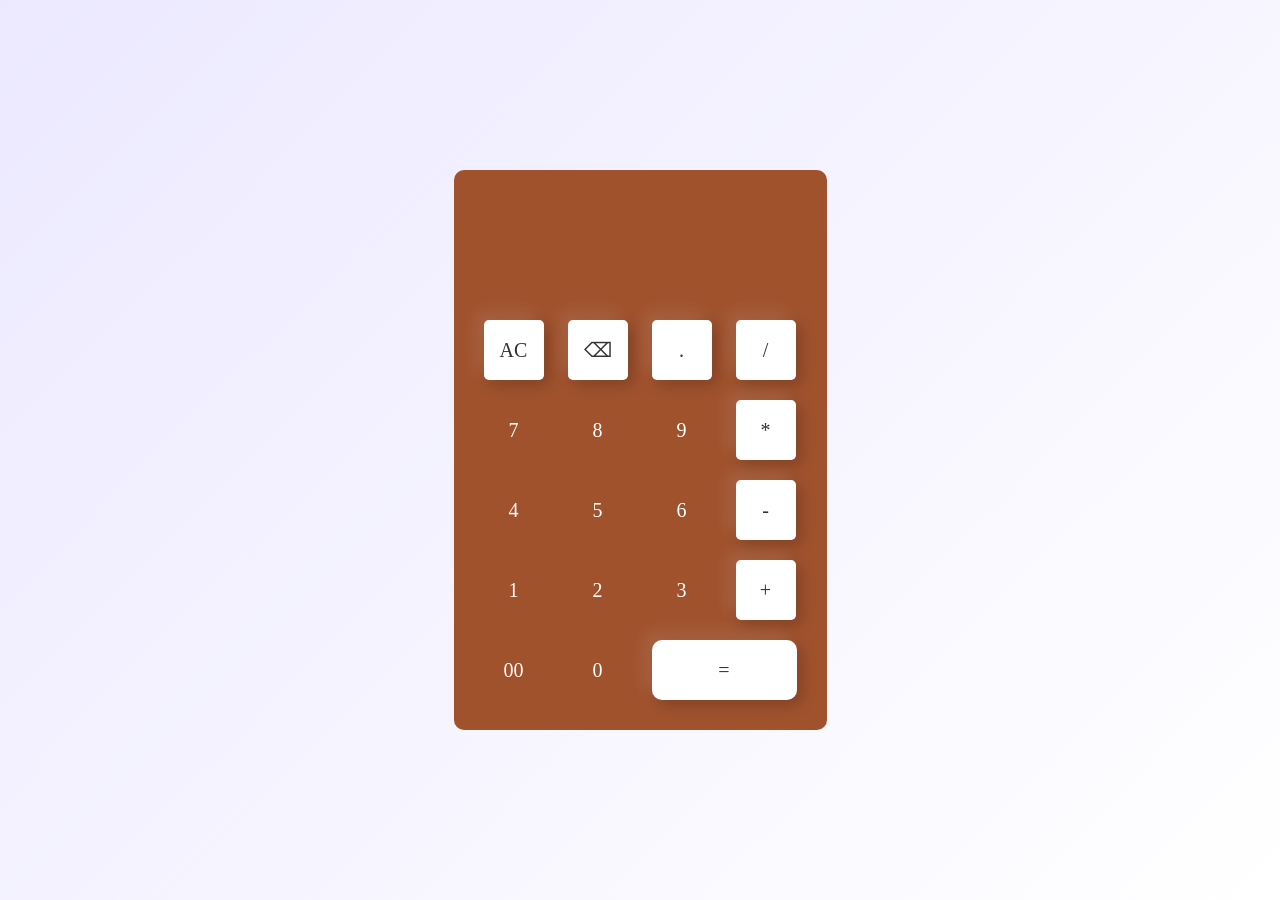
<file: index.html>
<!DOCTYPE html>
<html>
    <head>
        <meta name="viewport" content="width=device-width, initial-scale=1.0">
        <title>Calculator</title>
        <link rel="stylesheet" href="calculator_style.css">
    </head>
    <body>
        <div class="container">
            <div class="calculator">
             <form>
                <div class="display">
                    <input type="text" name="display">
                </div>
                <div>
                <div>
                    <input type="button" value="AC" onclick="display.value = ''" class="operator">
                    <input type="button" value="&#9003;" onclick="display.value = display.value.toString().slice(0,-1)" class="operator">
                    <input type="button" value="." onclick="display.value += '.'" class="operator">
                    <input type="button" value="/" onclick="display.value += '/'" class="operator">
                </div>
                 <div>
                    <input type="button" value="7" onclick="display.value += '7'">
                    <input type="button" value="8" onclick="display.value += '8'">
                    <input type="button" value="9" onclick="display.value += '9'">
                    <input type="button" value="*" onclick="display.value += '*'" class="operator">
                </div>
                 <div>
                    <input type="button" value="4" onclick="display.value += '4'">
                    <input type="button" value="5" onclick="display.value += '5'">
                    <input type="button" value="6" onclick="display.value += '6'">
                    <input type="button" value="-" onclick="display.value += '-'" class="operator">
                </div>
                 <div>
                    <input type="button" value="1" onclick="display.value += '1'">
                    <input type="button" value="2" onclick="display.value += '2'">
                    <input type="button" value="3" onclick="display.value += '3'">
                    <input type="button" value="+" onclick="display.value += '+'" class="operator">
                </div>
                 <div>
                    <input type="button" value="00" onclick="display.value += '00'">
                    <input type="button" value="0" onclick="display.value += '0'">
                    <input type="button" value="=" class="equal" onclick="display.value = eval(display.value) " >
                </div>
             </form>
            </div>
        </div>
    </body>
</html>
</file>
<file: calculator_style.css>
*{
    margin: 0;
    padding: 0;
    font-family: 'Times New Roman', Times, serif;
    box-sizing: border-box;
    user-select: none;
}
.container{
    width: 100%;
    height: 100vh;
     background: linear-gradient(135deg, #ece9ff, #ffffff);
    display: flex;
    align-items: center;
    justify-content: center;
}
.calculator{
    background: #A0522D;
    padding: 20px;
    border-radius: 10px;
  user-select: false;
}
.calculator form input{
    border: 0;
    outline: 0;
    width: 60px;
    height: 60px;
    border-radius: 5px;
    background: transparent;
    font-size: 20px;
    color: white;
    cursor: pointer;
    margin: 10px;
}
.calculator form input[type="button"]{
    transition: 0.2s;
}

.calculator form input[type="button"]:hover{
    transform: translateY(-5px);
    background: #4c5a70;
}

.calculator form input[type="button"]:active{
    transform: scale(0.95);
}
form .display{
    display: flex;
    justify-content: flex-end;
    margin: 20px;
}
form .display input{
    text-align: right;
    flex: 1;
    font-size: 45px;
    box-shadow: none;
    border-radius: 10px;
}
form input.equal{
    width: 145px;
    color: #33ffd8;
    border-radius: 10px;
     background: #fff;
    color: #323232;
    box-shadow: -8px -8px 15px rgba(255,255,255,0.1),
                 5px 5px 15px rgba(0,0,0,0.2);
}
form input.operator{
    color: #33ffd8;
    background: #fff;
    color: #323232;
    box-shadow: -8px -8px 15px rgba(255,255,255,0.1), 
                 5px 5px 15px rgba(0,0,0,0.2);
}
.calculator form input.operator:hover{
    background: #A3E9DB;
    color: black;
}

.calculator form input.equal:hover{
    background: #A3E9DB;
    color: black;
}
</file>
